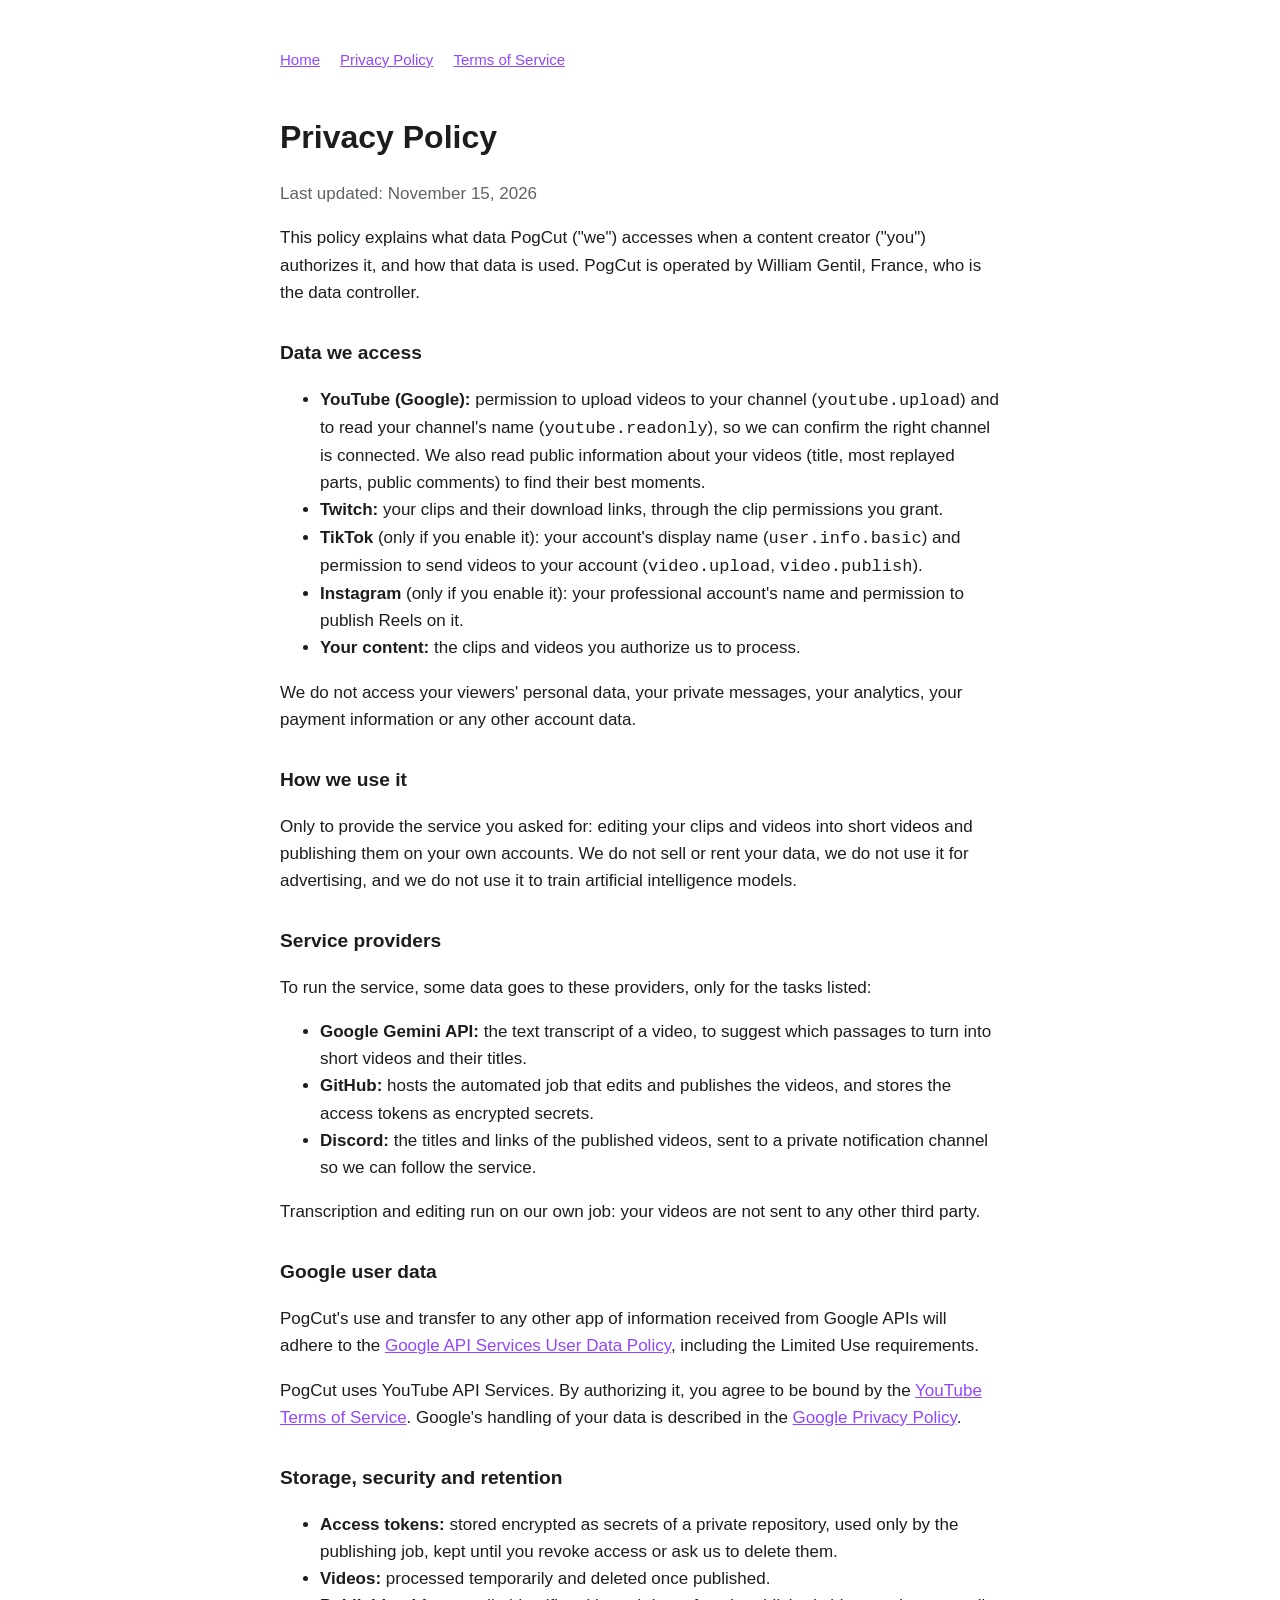
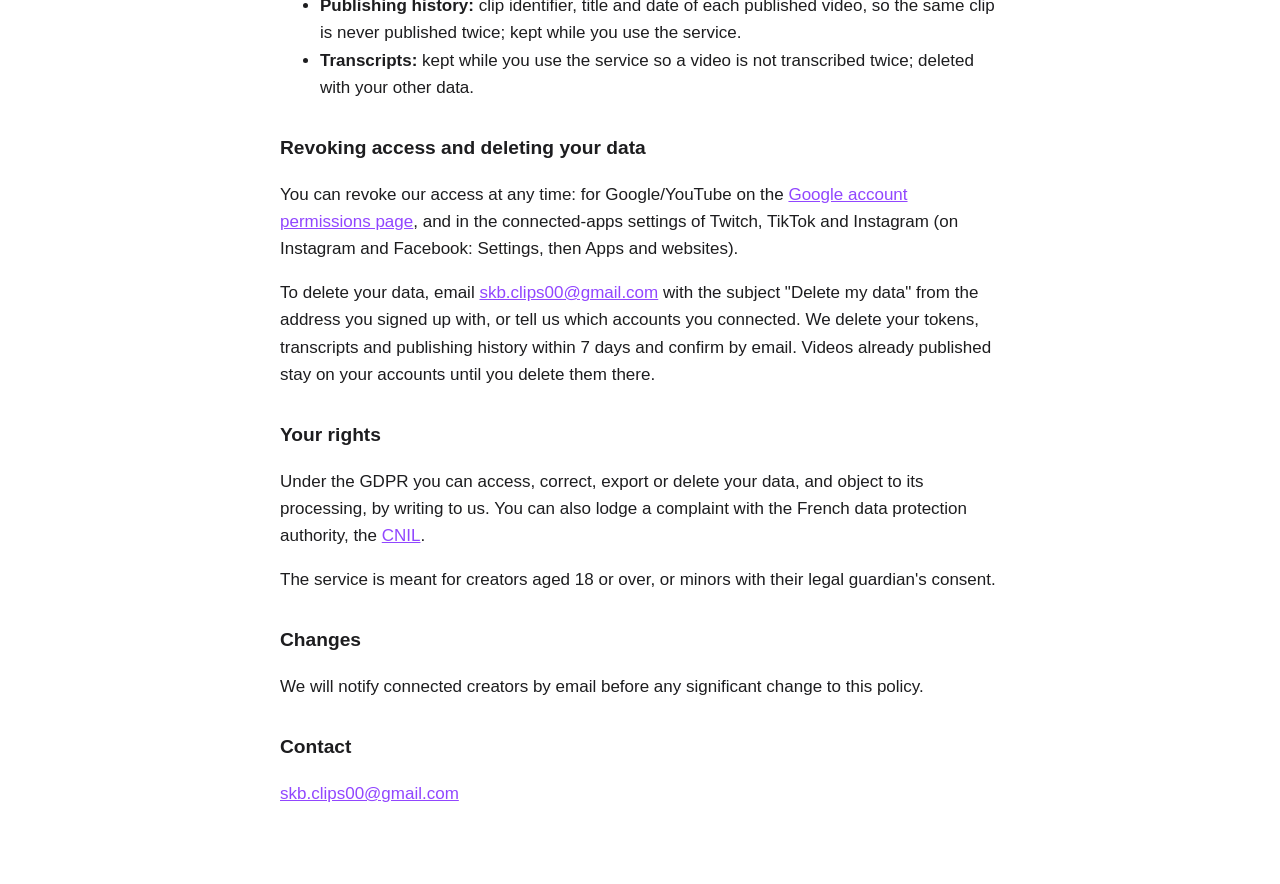
<file: privacy.html>
<!doctype html>
<html lang="en">
<head>
  <meta charset="utf-8">
  <meta name="viewport" content="width=device-width, initial-scale=1">
  <title>Privacy Policy — PogCut</title>
  <link rel="stylesheet" href="style.css">
</head>
<body>
<main>
  <nav><a href="index.html">Home</a><a href="privacy.html">Privacy Policy</a><a href="terms.html">Terms of Service</a></nav>
  <h1>Privacy Policy</h1>
  <p class="muted">Last updated: November 15, 2026</p>

  <p>This policy explains what data PogCut ("we") accesses when a content creator
  ("you") authorizes it, and how that data is used. PogCut is operated by
  William Gentil, France, who is the data controller.</p>

  <h2>Data we access</h2>
  <ul>
    <li><strong>YouTube (Google):</strong> permission to upload videos to your channel
    (<code>youtube.upload</code>) and to read your channel's name
    (<code>youtube.readonly</code>), so we can confirm the right channel is connected. We also
    read public information about your videos (title, most replayed parts, public comments)
    to find their best moments.</li>
    <li><strong>Twitch:</strong> your clips and their download links, through the clip
    permissions you grant.</li>
    <li><strong>TikTok</strong> (only if you enable it): your account's display name
    (<code>user.info.basic</code>) and permission to send videos to your account
    (<code>video.upload</code>, <code>video.publish</code>).</li>
    <li><strong>Instagram</strong> (only if you enable it): your professional account's
    name and permission to publish Reels on it.</li>
    <li><strong>Your content:</strong> the clips and videos you authorize us to process.</li>
  </ul>
  <p>We do not access your viewers' personal data, your private messages, your analytics,
  your payment information or any other account data.</p>

  <h2>How we use it</h2>
  <p>Only to provide the service you asked for: editing your clips and videos into short
  videos and publishing them on your own accounts. We do not sell or rent your data, we do
  not use it for advertising, and we do not use it to train artificial intelligence models.</p>

  <h2>Service providers</h2>
  <p>To run the service, some data goes to these providers, only for the tasks listed:</p>
  <ul>
    <li><strong>Google Gemini API:</strong> the text transcript of a video, to suggest which
    passages to turn into short videos and their titles.</li>
    <li><strong>GitHub:</strong> hosts the automated job that edits and publishes the videos,
    and stores the access tokens as encrypted secrets.</li>
    <li><strong>Discord:</strong> the titles and links of the published videos, sent to a
    private notification channel so we can follow the service.</li>
  </ul>
  <p>Transcription and editing run on our own job: your videos are not sent to any other
  third party.</p>

  <h2 id="google-limited-use">Google user data</h2>
  <p>PogCut's use and transfer to any other app of information received from Google APIs will
  adhere to the <a href="https://developers.google.com/terms/api-services-user-data-policy">Google
  API Services User Data Policy</a>, including the Limited Use requirements.</p>
  <p>PogCut uses YouTube API Services. By authorizing it, you agree to be bound by the
  <a href="https://www.youtube.com/t/terms">YouTube Terms of Service</a>. Google's handling
  of your data is described in the <a href="https://policies.google.com/privacy">Google
  Privacy Policy</a>.</p>

  <h2>Storage, security and retention</h2>
  <ul>
    <li><strong>Access tokens:</strong> stored encrypted as secrets of a private repository,
    used only by the publishing job, kept until you revoke access or ask us to delete them.</li>
    <li><strong>Videos:</strong> processed temporarily and deleted once published.</li>
    <li><strong>Publishing history:</strong> clip identifier, title and date of each published
    video, so the same clip is never published twice; kept while you use the service.</li>
    <li><strong>Transcripts:</strong> kept while you use the service so a video is not
    transcribed twice; deleted with your other data.</li>
  </ul>

  <h2 id="data-deletion">Revoking access and deleting your data</h2>
  <p>You can revoke our access at any time: for Google/YouTube on the
  <a href="https://myaccount.google.com/permissions">Google account permissions page</a>,
  and in the connected-apps settings of Twitch, TikTok and Instagram (on Instagram and
  Facebook: Settings, then Apps and websites).</p>
  <p>To delete your data, email <a href="mailto:skb.clips00@gmail.com">skb.clips00@gmail.com</a>
  with the subject "Delete my data" from the address you signed up with, or tell us which
  accounts you connected. We delete your tokens, transcripts and publishing history within
  7 days and confirm by email. Videos already published stay on your accounts until you
  delete them there.</p>

  <h2>Your rights</h2>
  <p>Under the GDPR you can access, correct, export or delete your data, and object to its
  processing, by writing to us. You can also lodge a complaint with the French data
  protection authority, the <a href="https://www.cnil.fr">CNIL</a>.</p>
  <p>The service is meant for creators aged 18 or over, or minors with their legal
  guardian's consent.</p>

  <h2>Changes</h2>
  <p>We will notify connected creators by email before any significant change to this policy.</p>

  <h2>Contact</h2>
  <p><a href="mailto:skb.clips00@gmail.com">skb.clips00@gmail.com</a></p>
</main>
</body>
</html>
</file>
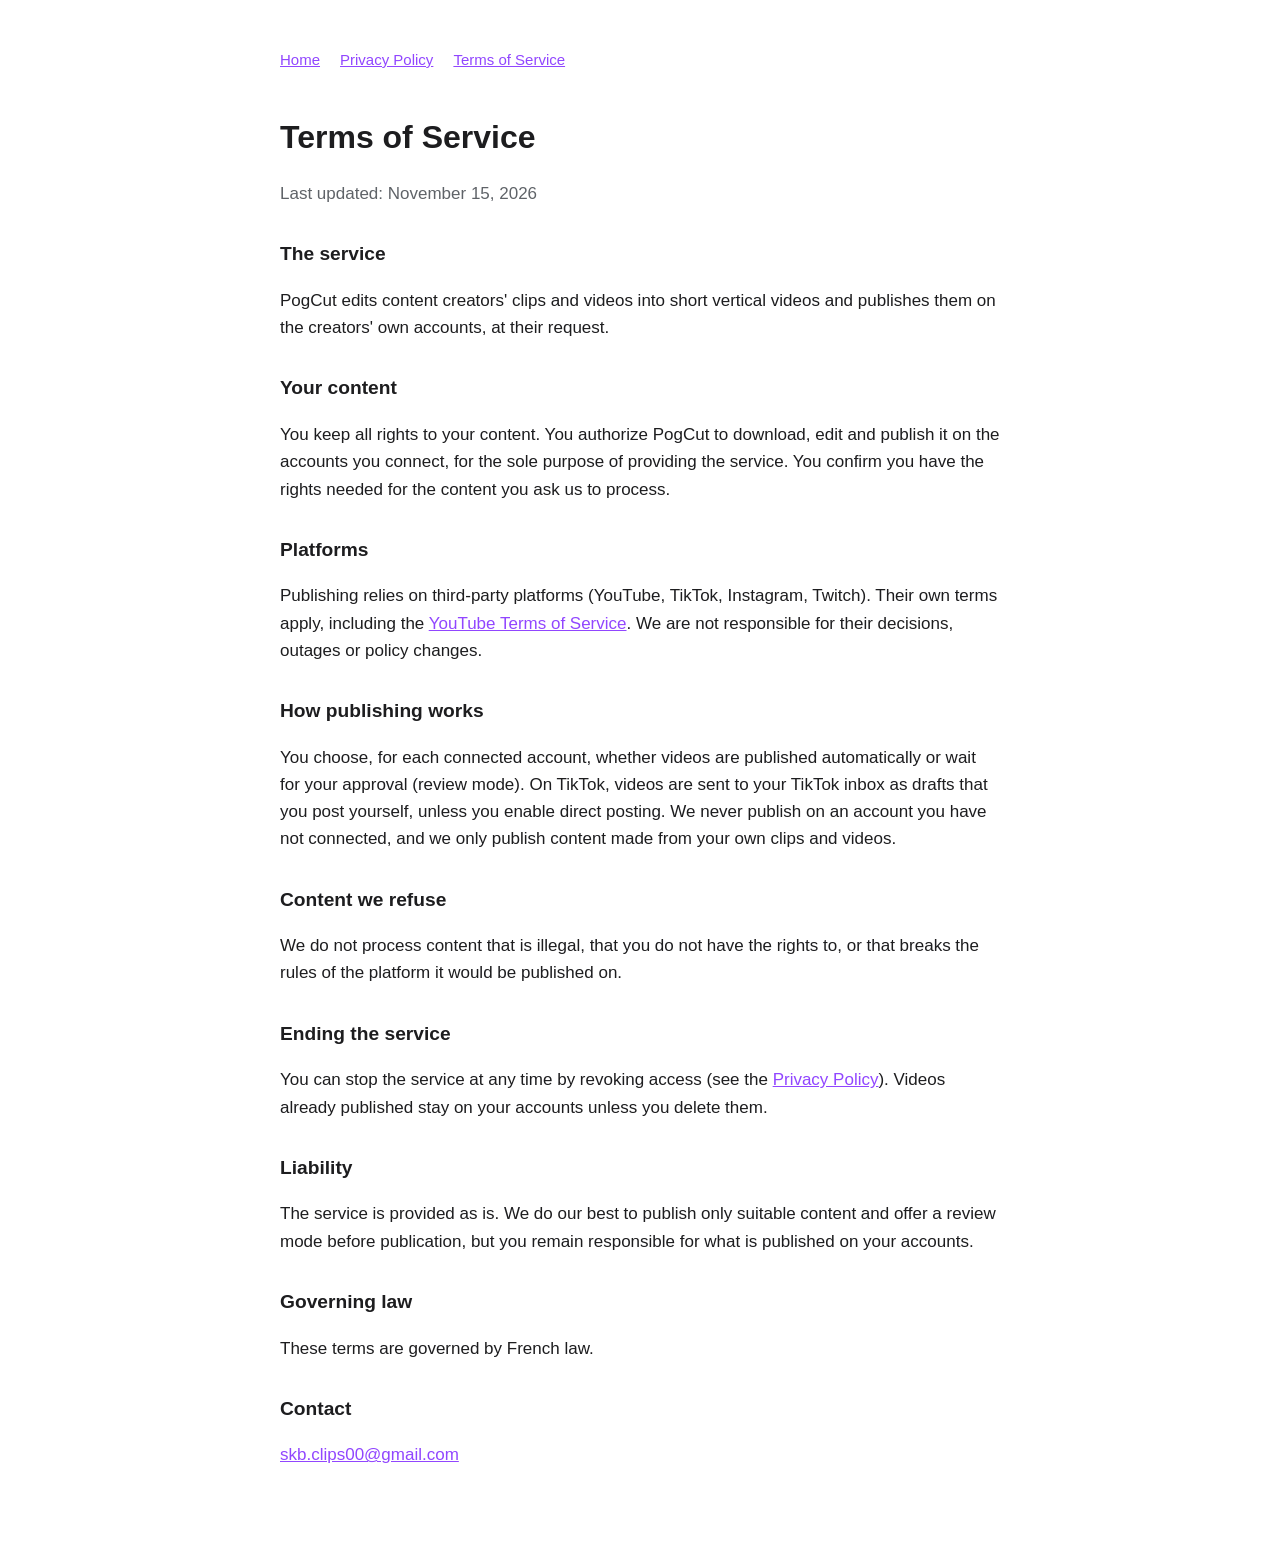
<file: terms.html>
<!doctype html>
<html lang="en">
<head>
  <meta charset="utf-8">
  <meta name="viewport" content="width=device-width, initial-scale=1">
  <title>Terms of Service — PogCut</title>
  <link rel="stylesheet" href="style.css">
</head>
<body>
<main>
  <nav><a href="index.html">Home</a><a href="privacy.html">Privacy Policy</a><a href="terms.html">Terms of Service</a></nav>
  <h1>Terms of Service</h1>
  <p class="muted">Last updated: November 15, 2026</p>

  <h2>The service</h2>
  <p>PogCut edits content creators' clips and videos into short vertical videos and
  publishes them on the creators' own accounts, at their request.</p>

  <h2>Your content</h2>
  <p>You keep all rights to your content. You authorize PogCut to download, edit and
  publish it on the accounts you connect, for the sole purpose of providing the service.
  You confirm you have the rights needed for the content you ask us to process.</p>

  <h2>Platforms</h2>
  <p>Publishing relies on third-party platforms (YouTube, TikTok, Instagram, Twitch). Their
  own terms apply, including the <a href="https://www.youtube.com/t/terms">YouTube Terms of
  Service</a>. We are not responsible for their decisions, outages or policy changes.</p>

  <h2>How publishing works</h2>
  <p>You choose, for each connected account, whether videos are published automatically or
  wait for your approval (review mode). On TikTok, videos are sent to your TikTok inbox as
  drafts that you post yourself, unless you enable direct posting. We never publish on an
  account you have not connected, and we only publish content made from your own clips and
  videos.</p>

  <h2>Content we refuse</h2>
  <p>We do not process content that is illegal, that you do not have the rights to, or that
  breaks the rules of the platform it would be published on.</p>

  <h2>Ending the service</h2>
  <p>You can stop the service at any time by revoking access (see the
  <a href="privacy.html">Privacy Policy</a>). Videos already published stay on your
  accounts unless you delete them.</p>

  <h2>Liability</h2>
  <p>The service is provided as is. We do our best to publish only suitable content and
  offer a review mode before publication, but you remain responsible for what is published
  on your accounts.</p>

  <h2>Governing law</h2>
  <p>These terms are governed by French law.</p>

  <h2>Contact</h2>
  <p><a href="mailto:skb.clips00@gmail.com">skb.clips00@gmail.com</a></p>
</main>
</body>
</html>
</file>
<file: style.css>
:root { --text: #1d1d1f; --muted: #5f6368; --accent: #9146ff; --bg: #ffffff; }
@media (prefers-color-scheme: dark) { :root { --text: #f1f1f3; --muted: #a0a0a8; --bg: #141416; } }
body { margin: 0; background: var(--bg); color: var(--text);
       font: 17px/1.6 -apple-system, BlinkMacSystemFont, "Segoe UI", Roboto, sans-serif; }
main { max-width: 720px; margin: 0 auto; padding: 48px 16px 64px; }
h1 { font-size: 2rem; margin: 0 0 8px; }
h2 { font-size: 1.2rem; margin-top: 32px; }
a { color: var(--accent); }
.muted { color: var(--muted); }
nav { display: flex; gap: 20px; margin-bottom: 40px; font-size: 15px; }
</file>
